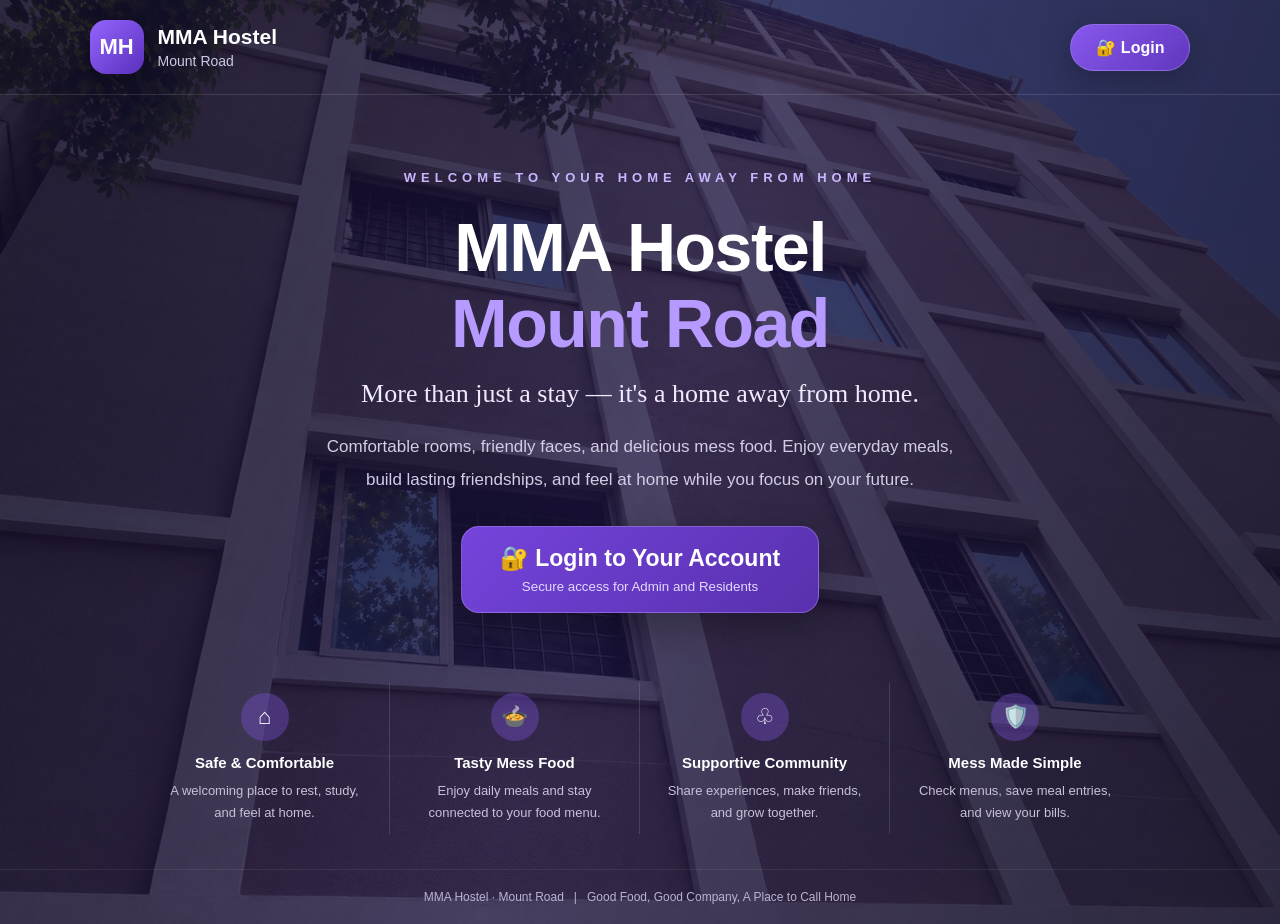
<file: MMA_Hostel_Updated_Glass_Navigation/MMA_Hostel_Client_Requirements_Updated mobile/mess_updated/mess/index.html>
<!DOCTYPE html>
<html lang="en">
<head>
<meta charset="UTF-8">
<meta name="viewport" content="width=device-width, initial-scale=1.0">
<title>MMA Hostel | Mount Road</title>

<style>
* {
    margin: 0;
    padding: 0;
    box-sizing: border-box;
}

:root {
    --purple: #7544dc;
    --light-purple: #a78bfa;
    --white: #ffffff;
}

body {
    min-height: 100vh;
    font-family: "Segoe UI", Arial, sans-serif;
    color: var(--white);
    background: #171126;
}

.hero {
    min-height: 100vh;
    position: relative;
    display: flex;
    flex-direction: column;
    overflow: hidden;
    background:
        linear-gradient(
            110deg,
            rgba(18, 13, 39, .88),
            rgba(29, 20, 65, .78),
            rgba(18, 13, 39, .88)
        ),
        url("assets/building.jpg") center / cover no-repeat;
}

header {
    min-height: 94px;
    padding: 20px 7%;
    display: flex;
    align-items: center;
    justify-content: space-between;
    gap: 20px;
    border-bottom: 1px solid rgba(255,255,255,.12);
}

.brand {
    display: flex;
    align-items: center;
    gap: 14px;
}

.logo {
    width: 54px;
    height: 54px;
    display: grid;
    place-items: center;
    border-radius: 16px;
    font-size: 22px;
    font-weight: 800;
    background: linear-gradient(135deg, #9565ff, #5930bb);
    box-shadow: 0 8px 24px #0004;
}

.brand h2 {
    font-size: 21px;
}

.brand p {
    margin-top: 4px;
    color: #d0c7e8;
    font-size: 14px;
}

button {
    font: inherit;
    cursor: pointer;
}

.top-login {
    padding: 13px 25px;
    border: 1px solid #b39aff66;
    border-radius: 30px;
    background: linear-gradient(135deg, #8858ed, #6037bd);
    color: white;
    font-weight: 700;
    box-shadow: 0 8px 24px #0003;
    transition: .2s;
}

.top-login:hover,
.main-login:hover {
    transform: translateY(-2px);
    filter: brightness(1.12);
}

main {
    flex: 1;
    width: 100%;
    max-width: 1200px;
    margin: auto;
    padding: 75px 28px 35px;
    text-align: center;
}

.eyebrow {
    color: #c9b6ff;
    font-size: 13px;
    font-weight: 700;
    letter-spacing: 5px;
    text-transform: uppercase;
}

h1 {
    margin: 24px 0 18px;
    font-size: clamp(36px, 5.5vw, 68px);
    line-height: 1.12;
    letter-spacing: -1.5px;
}

h1 span {
    color: #b69aff;
}

.tagline {
    font-family: Georgia, serif;
    font-size: clamp(18px, 2.5vw, 26px);
    color: #f1eaff;
}

.description {
    max-width: 650px;
    margin: 22px auto 30px;
    color: #d4cde5;
    font-size: 17px;
    line-height: 1.9;
}

.main-login {
    min-width: 250px;
    padding: 18px 38px;
    border: 1px solid #c8b1ff55;
    border-radius: 18px;
    color: white;
    background: linear-gradient(135deg, #7544dc, #5830ad);
    box-shadow: 0 14px 35px #0004;
    transition: .2s;
}

.main-login strong {
    display: block;
    font-size: 23px;
}

.main-login small {
    display: block;
    margin-top: 7px;
    color: #e4d9ff;
}

.features {
    max-width: 1000px;
    margin: 70px auto 0;
    display: grid;
    grid-template-columns: repeat(4, 1fr);
    gap: 0;
}

.feature {
    padding: 10px 22px;
    border-right: 1px solid #ffffff20;
}

.feature:last-child {
    border-right: none;
}

.feature-icon {
    width: 48px;
    height: 48px;
    margin: 0 auto 13px;
    display: grid;
    place-items: center;
    border-radius: 50%;
    background: #7950cf66;
    font-size: 22px;
}

.feature h3 {
    font-size: 15px;
    margin-bottom: 9px;
}

.feature p {
    color: #c8c0da;
    font-size: 13px;
    line-height: 1.7;
}

footer {
    padding: 20px;
    text-align: center;
    font-size: 12px;
    color: #bcb2d3;
    border-top: 1px solid #ffffff12;
}

/* Login choice popup */
.modal {
    position: fixed;
    inset: 0;
    z-index: 10;
    display: none;
    place-items: center;
    padding: 20px;
    background: rgba(9, 6, 20, .78);
    backdrop-filter: blur(8px);
}

.modal.open {
    display: grid;
}

.dialog {
    width: 100%;
    max-width: 430px;
    padding: 30px;
    position: relative;
    border: 1px solid #ffffff24;
    border-radius: 24px;
    background: #211936;
    box-shadow: 0 25px 80px #0008;
    text-align: center;
    animation: appear .2s ease-out;
}

@keyframes appear {
    from { opacity: 0; transform: translateY(10px); }
    to { opacity: 1; transform: translateY(0); }
}

.close {
    position: absolute;
    top: 12px;
    right: 15px;
    width: 36px;
    height: 36px;
    border: none;
    border-radius: 50%;
    background: #ffffff12;
    color: white;
    font-size: 24px;
}

.dialog h2 {
    margin: 12px 0 8px;
    font-size: 27px;
}

.dialog > p {
    margin-bottom: 24px;
    color: #c9bfdc;
    font-size: 14px;
    line-height: 1.6;
}

.choice {
    width: 100%;
    display: flex;
    align-items: center;
    gap: 15px;
    padding: 17px;
    margin-top: 12px;
    border: 1px solid #ffffff20;
    border-radius: 15px;
    text-align: left;
    background: #ffffff08;
    color: white;
    transition: .2s;
}

.choice:hover {
    border-color: #a78bfa;
    background: #8b5cf626;
}

.choice-icon {
    width: 46px;
    height: 46px;
    flex-shrink: 0;
    display: grid;
    place-items: center;
    border-radius: 13px;
    background: #7544dc55;
    font-size: 23px;
}

.choice strong {
    display: block;
    margin-bottom: 5px;
    font-size: 16px;
}

.choice small {
    color: #c9bfdc;
    font-size: 12px;
}

@media (max-width: 700px) {
    header {
        padding: 16px 5%;
    }

    .brand h2 {
        font-size: 17px;
    }

    .logo {
        width: 45px;
        height: 45px;
    }

    .top-login {
        padding: 11px 16px;
    }

    main {
        padding: 65px 22px 30px;
    }

    .description {
        font-size: 15px;
    }

    .features {
        grid-template-columns: repeat(2, 1fr);
        gap: 25px 0;
        margin-top: 55px;
    }

    .feature:nth-child(2) {
        border-right: none;
    }

    .feature {
        padding: 8px 12px;
    }
}

@media (max-width: 380px) {
    .brand p {
        font-size: 12px;
    }

    .top-login {
        padding: 10px 12px;
    }

    .features {
        grid-template-columns: 1fr;
    }

    .feature {
        border-right: none;
    }
}
</style>
</head>

<body>
<div class="hero">

    <header>
        <div class="brand">
            <div class="logo">MH</div>
            <div>
                <h2>MMA Hostel</h2>
                <p>Mount Road</p>
            </div>
        </div>

        <button class="top-login" onclick="openLogin()">
            🔐 Login
        </button>
    </header>

    <main>
        <p class="eyebrow">Welcome to your home away from home</p>

        <h1>
            MMA Hostel<br>
            <span>Mount Road</span>
        </h1>

        <p class="tagline">
            More than just a stay — it's a home away from home.
        </p>

        <p class="description">
            Comfortable rooms, friendly faces, and delicious mess food.
            Enjoy everyday meals, build lasting friendships, and feel
            at home while you focus on your future.
        </p>

        <button class="main-login" onclick="openLogin()">
            <strong>🔐 Login to Your Account</strong>
            <small>Secure access for Admin and Residents</small>
        </button>

        <section class="features">
            <div class="feature">
                <div class="feature-icon">⌂</div>
                <h3>Safe & Comfortable</h3>
                <p>A welcoming place to rest, study, and feel at home.</p>
            </div>

            <div class="feature">
                <div class="feature-icon">🍲</div>
                <h3>Tasty Mess Food</h3>
                <p>Enjoy daily meals and stay connected to your food menu.</p>
            </div>

            <div class="feature">
                <div class="feature-icon">♧</div>
                <h3>Supportive Community</h3>
                <p>Share experiences, make friends, and grow together.</p>
            </div>

            <div class="feature">
                <div class="feature-icon">🛡️</div>
                <h3>Mess Made Simple</h3>
                <p>Check menus, save meal entries, and view your bills.</p>
            </div>
        </section>
    </main>

    <footer>
        MMA Hostel · Mount Road &nbsp; | &nbsp;
        Good Food, Good Company, A Place to Call Home
    </footer>
</div>

<div class="modal" id="loginModal"
     role="dialog" aria-modal="true"
     aria-labelledby="dialogTitle"
     onclick="outsideClick(event)">

    <div class="dialog">
        <button class="close" onclick="closeLogin()"
                aria-label="Close login choices">×</button>

        <div class="logo" style="margin:0 auto">MH</div>

        <h2 id="dialogTitle">Welcome Back!</h2>
        <p>Select your account type to continue to the appropriate login page.</p>

        <button class="choice" onclick="goToLogin('admin')">
            <span class="choice-icon">🛡️</span>
            <span>
                <strong>Admin Login</strong>
                <small>Hostel management and administration</small>
            </span>
        </button>

        <button class="choice" onclick="goToLogin('user')">
            <span class="choice-icon">👤</span>
            <span>
                <strong>Resident Login</strong>
                <small>Mess entries, menu, feedback and bills</small>
            </span>
        </button>
    </div>
</div>

<script>
const modal = document.getElementById("loginModal");

function openLogin() {
    modal.classList.add("open");
}

function closeLogin() {
    modal.classList.remove("open");
}

function outsideClick(event) {
    if (event.target === modal) {
        closeLogin();
    }
}

function goToLogin(type) {
    if (type === "admin") {
        window.location.href = "admin%20mess/index.html";
    } else {
        window.location.href = "mess%20project/index.html";
    }
}

document.addEventListener("keydown", function(event) {
    if (event.key === "Escape") {
        closeLogin();
    }
});
</script>
</body>
</html>
</file>
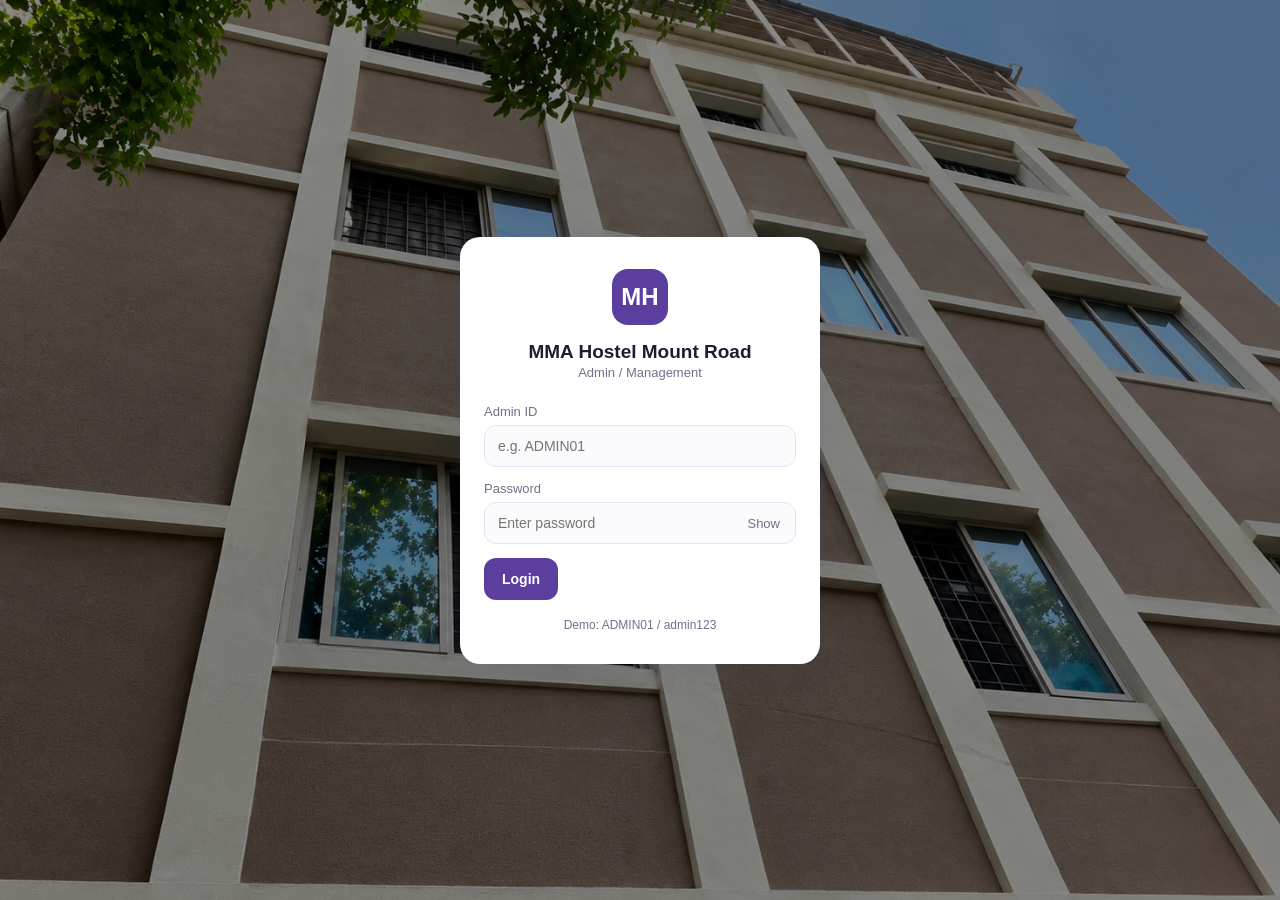
<file: MMA_Hostel_Updated_Glass_Navigation/MMA_Hostel_Client_Requirements_Updated mobile/mess_updated/mess/admin mess/index.html>
<!DOCTYPE html>
<html lang="en">
<head>
<meta charset="UTF-8">
<meta name="viewport" content="width=device-width, initial-scale=1, viewport-fit=cover">
<title>MMA Hostel — Admin</title>
<link rel="stylesheet" href="style.css">
</head>
<body>

<div id="login" class="screen active">
  <div class="login-card">
    <div class="login-mark">MH</div>
    <h1>MMA Hostel Mount Road</h1>
    <p class="sub">Admin / Management</p>
    <div class="field"><label>Admin ID</label><input id="uid" type="text" placeholder="e.g. ADMIN01"></div>
    <div class="field">
      <label>Password</label>
      <div class="pw-wrap">
        <input id="pw" type="password" placeholder="Enter password">
        <button type="button" onclick="togglePw()" id="pwToggle">Show</button>
      </div>
    </div>
    <div class="err-msg" id="loginErr">Incorrect Admin ID or password.</div>
    <button class="btn-primary" onclick="doLogin()">Login</button>
    <div class="hint">Demo: ADMIN01 / admin123</div>
  </div>
</div>

<div id="app">
  <aside class="side">
    <div class="brand">MH<span>Admin</span></div>
    <button class="navbtn active" data-s="dash" onclick="openScreen('dash')">📊 Dashboard</button>
    <button class="navbtn" data-s="users" onclick="openScreen('users')">👤 Users</button>
    <button class="navbtn" data-s="menu" onclick="openScreen('menu')">🍽️ Food Menu</button>
    <button class="navbtn" data-s="entries" onclick="openScreen('entries')">📋 Mess Entries</button>
    <button class="navbtn" data-s="records" onclick="openScreen('records')">🍴 Meal Records</button>
    <button class="navbtn" data-s="bills" onclick="openScreen('bills')">💰 Bills</button>
    <button class="navbtn" data-s="notif" onclick="openScreen('notif')">🔔 Notifications</button>
    <button class="navbtn" data-s="feedback" onclick="openScreen('feedback')">⭐ Feedback</button>
    <button class="navbtn logout" onclick="doLogout()">🚪 Logout</button>
  </aside>

  <div class="main-wrap">
    <header class="top">
      <button class="hamburger" onclick="toggleSide()">☰</button>
      <div class="hostel">MMA Hostel · Mount Road</div>
      <div class="admin-name">Admin</div>
    </header>

    <main>
      <!-- DASHBOARD -->
      <section id="dash" class="screen active">
        <div class="section-title" style="margin-top:0">Today's Overview</div>
        <div class="stat-grid">
          <div class="card stat"><div class="num" id="statUsers">0</div><div class="lbl">Active students</div></div>
          <div class="card stat"><div class="num" id="statEntries">0</div><div class="lbl">Tomorrow's entries</div></div>
          <div class="card stat"><div class="num" id="statPending">0</div><div class="lbl">Pending bills</div></div>
          <div class="card stat"><div class="num" id="statFb">0</div><div class="lbl">New feedback</div></div>
        </div>
        <div class="section-title">Today's Menu</div>
        <div class="card">
          <div class="food-row" id="dashMenu"></div>
        </div>
      </section>

      <!-- USERS -->
      <section id="users" class="screen">
        <div class="row-between">
          <div class="section-title" style="margin-top:0">Manage Users</div>
          <button class="btn-primary small" onclick="openUserForm()">+ Add User</button>
        </div>
        <div class="card">
          <div class="table-wrap">
            <table class="dtable">
              <thead><tr><th>User ID</th><th>Name</th><th>Room</th><th>Branch</th><th>Status</th><th></th></tr></thead>
              <tbody id="usersBody"></tbody>
            </table>
          </div>
        </div>
      </section>

      <!-- MENU -->
      <section id="menu" class="screen">
        <div class="section-title" style="margin-top:0">Today's Food</div>
        <div class="card">
          <div class="grid3" id="todayMenuForm"></div>
          <button class="btn-primary small" onclick="saveTodayMenu()">Save Today's Menu</button>
          <div class="confirm-msg" id="menuConfirm">Today's menu updated.</div>
        </div>
        <div class="section-title">Weekly Menu</div>
        <div class="card">
          <div class="table-wrap">
            <table class="dtable editable">
              <thead><tr><th>Day</th><th>Breakfast</th><th>Lunch</th><th>Dinner</th></tr></thead>
              <tbody id="weekBody"></tbody>
            </table>
          </div>
          <button class="btn-primary small" onclick="saveWeekMenu()">Save Weekly Menu</button>
          <div class="confirm-msg" id="weekConfirm">Weekly menu updated.</div>
        </div>
        <div class="section-title">Mess Entry Cutoff</div>
        <div class="card cutoff-card">
          <label>Entry closes at</label>
          <input type="time" id="cutoffTime">
          <button class="btn-primary small" onclick="saveCutoff()">Save</button>
          <div class="confirm-msg" id="cutoffConfirm">Cutoff time updated.</div>
        </div>
      </section>

      <!-- ENTRIES -->
      <section id="entries" class="screen">
        <div class="section-title" style="margin-top:0"> Mess Entries</div>
        <div class="card">
          <div class="table-wrap">
            <table class="dtable">
              <thead><tr><th>User</th><th>Room</th><th>Breakfast</th><th>Lunch</th><th>Dinner</th><th>Total</th></tr></thead>
              <tbody id="entriesBody"></tbody>
            </table>
          </div>
          <div class="totals-row" id="entriesTotals"></div>
        </div>
      </section>

      <!-- MEAL RECORDS -->
      <section id="records" class="screen">
        <div class="rec-head">
          <div>
            <div class="section-title" style="margin-top:0">Today's Meal Records</div>
            <div class="rec-date">📅 <input type="date" id="recDate" onchange="renderRecords()"></div>
          </div>
          <div class="rec-filters">
            <label>Branch<select id="fBranch" onchange="renderRecords()"><option value="">All</option></select></label>
            <label>Room<select id="fRoom" onchange="renderRecords()"><option value="">All</option></select></label>
            <label>Meal<select id="fMeal" onchange="renderRecords()">
              <option value="">All</option><option value="b">Breakfast</option><option value="l">Lunch</option><option value="d">Dinner</option>
            </select></label>
            <label>Status<select id="fStatus" onchange="renderRecords()">
              <option value="">All</option><option>Completed</option><option>Partial</option><option>Mismatch</option><option>Missing</option><option>No meals</option>
            </select></label>
          </div>
        </div>
        <div class="rec-summary" id="recSummary"></div>
        <div class="card">
          <div class="table-wrap">
            <table class="dtable rec-table">
              <thead>
                <tr>
                  <th rowspan="2">Student Name</th><th rowspan="2">ID</th><th rowspan="2">Branch</th><th rowspan="2">Room</th>
                  <th colspan="3" class="grp bf">Breakfast</th>
                  <th colspan="3" class="grp ln">Lunch</th>
                  <th colspan="3" class="grp dn">Dinner</th>
                  <th rowspan="2">Status</th><th rowspan="2">Remarks</th>
                </tr>
                <tr class="sub-row">
                  <th>Expected</th><th>Saved</th><th>Time</th>
                  <th>Expected</th><th>Saved</th><th>Time</th>
                  <th>Expected</th><th>Saved</th><th>Time</th>
                </tr>
              </thead>
              <tbody id="recordsBody"></tbody>
            </table>
          </div>
        </div>
      </section>

      <!-- BILLS -->
      <section id="bills" class="screen">
        <div class="row-between">
          <div class="section-title" style="margin-top:0">Monthly Bill Calculator</div>
          <button class="btn-primary small" onclick="generateBills()">Generate / Update Monthly Bills</button>
        </div>
        <div class="card bill-config">
          <div class="grid3">
            <div class="field"><label>Billing month</label><input id="billMonth" type="month" onchange="renderBillCalculator()"></div>
            <div class="field"><label>Breakfast rate (₹ per unit)</label><input id="rateBreakfast" type="number" min="0" step="0.01" value="30" oninput="saveBillSettings()" onchange="renderBillCalculator()"></div>
            <div class="field"><label>Lunch rate (₹ per unit)</label><input id="rateLunch" type="number" min="0" step="0.01" value="50" oninput="saveBillSettings()" onchange="renderBillCalculator()"></div>
            <div class="field"><label>Dinner rate (₹ per unit)</label><input id="rateDinner" type="number" min="0" step="0.01" value="40" oninput="saveBillSettings()" onchange="renderBillCalculator()"></div>
            <div class="field"><label>Maintenance distribution</label><select id="maintenanceMode" onchange="saveBillSettings();renderBillCalculator()"><option value="equal">Divide total equally among active users</option><option value="custom">Use custom amount per user</option></select></div>
            <div class="field"><label>Total monthly maintenance fee (₹)</label><input id="maintenanceTotal" type="number" min="0" step="0.01" value="0" oninput="saveBillSettings()" onchange="renderBillCalculator()"></div>
            <div class="field"><label>Cooking fee distribution</label><select id="cookingMode" onchange="saveBillSettings();renderBillCalculator()"><option value="equal">Divide total equally among active users</option><option value="custom">Use custom amount per user</option></select></div>
            <div class="field"><label>Total monthly cooking fee (₹)</label><input id="cookingTotal" type="number" min="0" step="0.01" value="0" oninput="saveBillSettings()" onchange="renderBillCalculator()"></div>
          </div>
          <p class="bill-help">Rates and fees are saved for future calculations. Generated bills keep their own rate/fee snapshots.</p>
          <button class="btn-primary small" onclick="renderBillCalculator()">Refresh Calculation Preview</button>
          <button class="btn-secondary small" onclick="generateBills()">Generate / Update Bills</button>
          <div id="billPreviewMessage" class="bill-help" aria-live="polite"></div>
        </div>
        <div class="section-title">Per-user charges and calculation preview</div>
        <div class="card">
          <div class="table-wrap">
            <table class="dtable">
              <thead><tr><th>User / ID</th><th>Room</th><th>B Qty</th><th>L Qty</th><th>D Qty</th><th>Food subtotal</th><th>Fine ₹</th><th>Fine reason</th><th>Maintenance ₹</th><th>Cooking ₹</th><th>Other charge ₹</th><th>Charge reason</th><th>Discount ₹</th><th>Discount reason</th><th>Estimated total</th></tr></thead>
              <tbody id="billCalcBody"></tbody>
            </table>
          </div>
        </div>
        <div class="section-title">Generated bill history</div>
        <div class="card">
          <div class="table-wrap">
            <table class="dtable">
              <thead><tr><th>Month</th><th>User</th><th>Meal units (B/L/D)</th><th>Food subtotal</th><th>Adjustments</th><th>Final amount</th><th>Status</th><th>Generated / updated</th><th>Action</th></tr></thead>
              <tbody id="billsBody"></tbody>
            </table>
          </div>
        </div>
        <div class="section-title">Previous bill versions</div>
        <div class="card">
          <div class="table-wrap">
            <table class="dtable">
              <thead><tr><th>Archived at</th><th>Month</th><th>User</th><th>Previous total</th><th>Revision</th></tr></thead>
              <tbody id="billArchiveBody"></tbody>
            </table>
          </div>
        </div>
      </section>

      <!-- NOTIFICATIONS -->
      <section id="notif" class="screen">
        <div class="section-title" style="margin-top:0">Send Notification</div>
        <div class="card">
          <div class="field"><label>Title</label><input id="notifTitle" type="text" placeholder="e.g. Special dinner tomorrow"></div>
          <div class="field"><label>Message</label><textarea id="notifMsg" rows="3" placeholder="Notification details"></textarea></div>
          <button class="btn-primary small" onclick="sendNotif()">Send to All Students</button>
          <div class="confirm-msg" id="notifConfirm">Notification sent.</div>
        </div>
        <div class="section-title">Sent History</div>
        <div class="card" id="notifHistory"></div>
      </section>

      <!-- FEEDBACK -->
      <section id="feedback" class="screen">
        <div class="section-title" style="margin-top:0">Student Feedback</div>
        <div class="card" id="feedbackList"></div>
      </section>
    </main>
  </div>
</div>

<!-- ADD/EDIT USER MODAL -->
<div class="modal-bg" id="userModalBg">
  <div class="modal">
    <h3 id="userModalTitle">Create User</h3>
    <div class="field"><label>User ID (unique)</label><input id="nuId" type="text" placeholder="e.g. STU102"></div>
    <div class="field"><label>Full name</label><input id="nuName" type="text"></div>
    <div class="field"><label>Password (leave blank to keep current when editing)</label><input id="nuPw" type="password" autocomplete="new-password"></div>
    <div class="field"><label>Account type</label><select id="nuType"><option value="student">Student</option><option value="worker">Worker</option></select></div>
    <div class="field"><label>Room Number</label><input id="nuRoom" type="text"></div>
    <div class="field"><label>Branch</label><input id="nuBranch" type="text" value="Mount Road"></div>
    <div class="field"><label>Status</label><select id="nuStatus"><option value="active">Active</option><option value="inactive">Inactive</option></select></div>
    <div class="row">
      <button class="cancel" onclick="closeUserForm()">Cancel</button>
      <button class="confirm add" id="saveUserButton" onclick="saveUser()">Create User</button>
    </div>
  </div>
</div>

<script src="app.js"></script>
<script src="admin-updates.js"></script>
<script src="enhancements.js"></script>
</body>
</html>
</file>
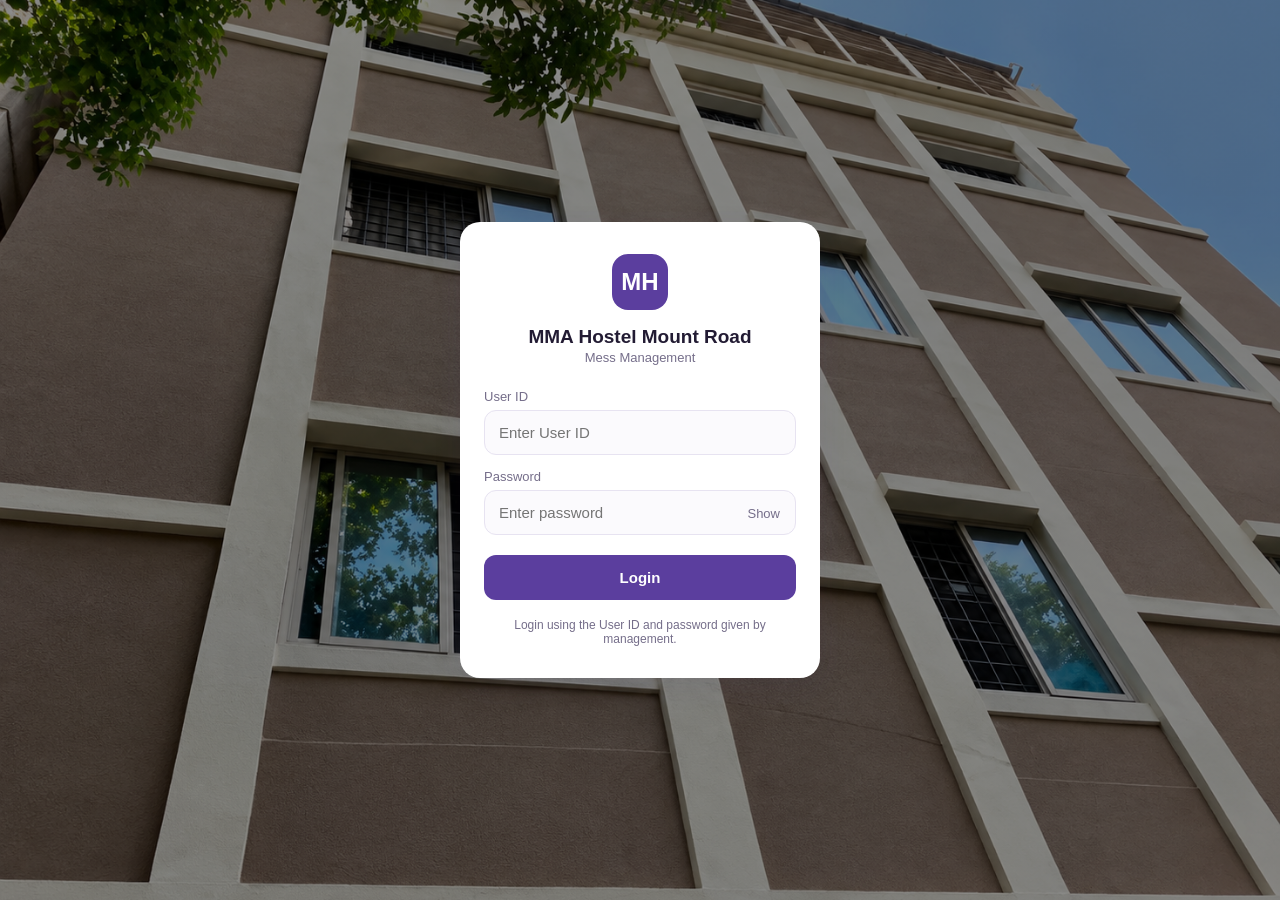
<file: MMA_Hostel_Updated_Glass_Navigation/MMA_Hostel_Client_Requirements_Updated mobile/mess_updated/mess/mess project/index.html>
<!DOCTYPE html>
<html lang="en">

<head>
  <meta charset="UTF-8">
  <meta name="viewport" content="width=device-width, initial-scale=1, viewport-fit=cover">

  <title>MMA Hostel Mount Road</title>

  <link rel="stylesheet" href="style.css">
</head>

<body>

<!-- =========================================================
     LOGIN
     ========================================================= -->

<div id="login" class="screen active">

  <div class="login-card">

    <div class="login-mark">
      MH
    </div>

    <h1>
      MMA Hostel Mount Road
    </h1>

    <p class="sub">
      Mess Management
    </p>

    <div class="field">

      <label>
        User ID
      </label>

      <input
        id="uid"
        type="text"
        placeholder="Enter User ID"
        autocomplete="username"
      >

    </div>


    <div class="field">

      <label>
        Password
      </label>

      <div class="pw-wrap">

        <input
          id="pw"
          type="password"
          placeholder="Enter password"
          autocomplete="current-password"
        >

        <button
          type="button"
          onclick="togglePw()"
          id="pwToggle"
        >
          Show
        </button>

      </div>

    </div>


    <div
      class="err-msg"
      id="loginErr"
    >
      Incorrect User ID or password.
    </div>


    <button
      class="btn-primary"
      onclick="doLogin()"
    >
      Login
    </button>


    <div class="hint">
      Login using the User ID and password given by management.
    </div>

  </div>

</div>


<!-- =========================================================
     APP
     ========================================================= -->

<div id="app">


  <!-- HEADER -->

  <header class="top">

    <div class="top-row">

      <div>

        <div
          class="name"
          id="hdrName"
        >
          Student
        </div>

        <div class="hostel">
          MMA Hostel · Mount Road
        </div>

      </div>


      <div class="top-icons">

        <button
          class="icon-btn"
          onclick="openScreen('bill')"
        >
          ₹

          <span
            class="badge"
            id="billBadge"
            style="display:none"
          ></span>

        </button>


        <button
          class="icon-btn theme-header-btn"
          id="themeHeaderBtn"
          type="button"
          onclick="toggleTheme()"
          aria-label="Toggle dark and light mode"
          title="Toggle dark/light mode"
        >
          🌙
        </button>


        <button
          class="icon-btn"
          onclick="openScreen('notifs')"
        >
          🔔

          <span
            class="badge"
            id="notifBadge"
          >
            0
          </span>

        </button>

      </div>

    </div>

  </header>


  <!-- =======================================================
       MAIN
       ======================================================= -->

  <main>


    <!-- =====================================================
         HOME
         ===================================================== -->

    <section
      id="home"
      class="screen active"
    >

      <div
        class="greet"
        id="greetText"
      >
        Good Morning, Student
      </div>


      <div
        class="date"
        id="todayDate"
      ></div>


      <!-- TODAY'S FOOD -->

      <div class="section-title">
        Today's Food
      </div>

      <div
        class="food-row"
        id="todayFood"
      ></div>


      <!-- WEEKLY MENU -->

      <div class="section-title">
        Weekly Mess Menu
      </div>

      <div
        class="week-scroll"
        id="weekMenu"
      ></div>
    <!-- =================================================
           TOMORROW'S MESS ENTRY
           ================================================= -->

      <div class="section-title">

        Tomorrow's Mess Entry

        <span
          id="tomorrowEntryDate"
          style="
            font-size:13px;
            font-weight:500;
            opacity:.7;
            margin-left:8px;
          "
        ></span>

      </div>


      <div class="card">

        <div id="qtyRows"></div>


        <div class="cutoff-note">
         Mess entry closes at <span id="cutoffTimeDisplay">6:00 AM</span>.
        </div>


        <button
          class="btn-primary"
          id="tomorrowSubmitBtn"
          onclick="submitEntry()"
        >
          Submit Mess Entry
        </button>


        <button
          class="btn-primary"
          id="tomorrowEditBtn"
          onclick="editTomorrowEntry()"
          style="display:none; margin-top:10px;"
        >
          Edit Mess Entry
        </button>


        <div
          class="confirm-msg"
          id="entryConfirm"
        >
          Your mess entry for tomorrow has been submitted successfully.
        </div>

      </div>

    
    <!-- TODAY'S CONFIRMATION — HOME ONLY -->
    <div class="section-title">
      Today's Confirmation
      <span id="todayEntryDate" style="font-size:13px;font-weight:500;opacity:.7;margin-left:8px;"></span>
    </div>

    <div class="card">
      <div id="todayEntry"></div>
    </div>
</section>

    <!-- =================================================
           YESTERDAY'S MESS ENTRY
           ================================================= -->

     
<!-- =====================================================
         MESS
         ===================================================== -->

    <section
      id="mess"
      class="screen"
    >

      <div id="mealStatusCard"></div>

    </section>


    <!-- =====================================================
         MONTHLY
         ===================================================== -->

    <section
      id="monthly"
      class="screen"
    >

      <div class="section-title">
        Monthly Mess Entry
      </div>


      <div class="card">

        <div class="month-summary">

          <div class="stat-card">

            <div
              class="num"
              id="monthlyDays"
            >
              0
            </div>

            <div class="lbl">
              Days entered
            </div>

          </div>


          <div class="stat-card">

            <div
              class="num"
              id="monthlyMeals"
            >
              0
            </div>

            <div class="lbl">
              Total meals
            </div>

          </div>

        </div>


        <div class="table-wrap">

          <table class="entries">

            <thead>

              <tr>
                <th>Date</th>
                <th>B</th>
                <th>L</th>
                <th>D</th>
                <th>Total</th>
              </tr>

            </thead>


            <tbody id="monthlyBody"></tbody>

          </table>

        </div>

      </div>

    </section>


    <!-- =====================================================
         BILL
         ===================================================== -->

    <section
      id="bill"
      class="screen"
    >

      <div class="section-title">
        Mess Bill
      </div>

      <div id="billList"></div>

    </section>


    <!-- =====================================================
         NOTIFICATIONS
         ===================================================== -->

    <section
      id="notifs"
      class="screen"
    >

      <button
        class="back"
        onclick="openScreen('home')"
      >
        ← Back
      </button>


      <div
        class="section-title"
        style="margin-top:0"
      >
        Notifications
      </div>


      <div
        class="card"
        id="notifList"
      ></div>

    </section>


    <!-- =====================================================
         MORE
         ===================================================== -->

    <section
      id="more"
      class="screen"
    >

      <div
        class="section-title"
        style="margin-top:0"
      >
        More
      </div>


      <div class="card more-list">

        <div
          class="item"
          onclick="openScreen('monthly')"
        >

          <div class="l">
            📅 Monthly Mess Entry
          </div>

          <span>
            ›
          </span>

        </div>


        <div
          class="item"
          onclick="openScreen('settings')"
        >

          <div class="l">
            ⚙️ Settings
          </div>

          <span>
            ›
          </span>

        </div>


        <div
          class="item"
          onclick="confirmAction('switch')"
        >

          <div class="l">
            🔁 Switch User
          </div>

          <span>
            ›
          </span>

        </div>


        <div
          class="item"
          onclick="confirmAction('logout')"
        >

          <div class="l">
            🚪 Logout
          </div>

          <span>
            ›
          </span>

        </div>

      </div>

    </section>


    <!-- =====================================================
         SETTINGS
         ===================================================== -->

    <section
      id="settings"
      class="screen"
    >

      <button
        class="back"
        onclick="openScreen('more')"
      >
        ← Back
      </button>


      <div
        class="section-title"
        style="margin-top:0"
      >
        Account Information
      </div>


      <div class="card">


        <div class="settings-row">

          <span class="l">
            Name
          </span>

          <span
            class="v"
            id="settingsName"
          ></span>

        </div>


        <div class="settings-row">

          <span class="l">
            User ID
          </span>

          <span
            class="v"
            id="settingsUserId"
          ></span>

        </div>


        <div class="settings-row">

          <span class="l">
            Hostel
          </span>

          <span class="v">
            MMA Hostel, Mount Road
          </span>

        </div>


        <div class="settings-row">

          <span class="l">
            Room Number
          </span>

          <span
            class="v"
            id="settingsRoom"
          ></span>

        </div>


        <div class="settings-row">

          <span class="l">
            Branch
          </span>

          <span
            class="v"
            id="settingsBranch"
          ></span>

        </div>


        <div class="settings-row">

          <span class="l">
            Status
          </span>

          <span
            class="v"
            id="settingsStatus"
            style="color:var(--success)"
          ></span>

        </div>


      </div>


      <div class="section-title">
        Login Details
      </div>


      <div class="card more-list">

        <div class="item">

          <div class="l">
            🔑 Change Password
          </div>

          <span>
            ›
          </span>

        </div>

      </div>

    </section>

  </main>


  <!-- =====================================================
       BOTTOM NAVIGATION
       ===================================================== -->

  <nav class="bottom">

    <button
      class="navbtn active"
      data-s="home"
      onclick="openScreen('home')"
    >

      <span class="ic">
        🏠
      </span>

      Home

    </button>


    <button
      class="navbtn"
      data-s="mess"
      onclick="openScreen('mess')"
    >

      <span class="ic">
        🍽️
      </span>

      Mess

    </button>


    <button
      class="navbtn"
      data-s="monthly"
      onclick="openScreen('monthly')"
    >

      <span class="ic">
        📅
      </span>

      Monthly

    </button>


    <button
      class="navbtn"
      data-s="bill"
      onclick="openScreen('bill')"
    >

      <span class="ic">
        💰
      </span>

      Bill

    </button>


    <button
      class="navbtn"
      data-s="more"
      onclick="openScreen('more')"
    >

      <span class="ic">
        ☰
      </span>

      More

    </button>

  </nav>

</div>


<!-- =========================================================
     CONFIRM MODAL
     ========================================================= -->

<div
  class="modal-bg"
  id="modalBg"
>

  <div class="modal">

    <h3 id="modalTitle">
      Are you sure?
    </h3>

    <p id="modalText">
      This will log you out.
    </p>


    <div class="row">

      <button
        class="cancel"
        onclick="closeModal()"
      >
        Cancel
      </button>


      <button
        class="confirm"
        onclick="doConfirm()"
      >
        Confirm
      </button>

    </div>

  </div>

</div>


<script src="app.js"></script>
<script src="client-updates.js"></script>
<script src="enhancements.js"></script>

</body>
</html>
</file>
<file: MMA_Hostel_Updated_Glass_Navigation/MMA_Hostel_Client_Requirements_Updated mobile/mess_updated/mess/admin mess/style.css>
:root{
  --violet:#5B3E9E; --violet-dark:#432D78; --violet-light:#EFEAFB;
  --bg:#F7F6FA; --card:#FFFFFF; --ink:#221B33; --sub:#756E8A;
  --line:#E7E3F1; --success:#1E8E5A; --warn:#C97A26; --error:#C6403E;
  box-sizing:border-box;
}
*{box-sizing:border-box;}
html,body{height:100%;margin:0;}
body{background:var(--bg);color:var(--ink);font-family:-apple-system,BlinkMacSystemFont,"Segoe UI",Roboto,sans-serif;}
button{font-family:inherit;cursor:pointer;}
input,textarea{font-family:inherit;}
.screen{display:none;}
.screen.active{display:block;}

/* login (shared look with student app) */
#login{display:flex;align-items:center;justify-content:center;min-height:100vh;padding:24px;}
.login-card{width:100%;max-width:360px;background:var(--card);border-radius:20px;padding:32px 24px;box-shadow:0 8px 30px rgba(67,45,120,.08);}
.login-mark{width:56px;height:56px;border-radius:16px;background:var(--violet);color:#fff;display:flex;align-items:center;justify-content:center;font-size:24px;font-weight:700;margin:0 auto 16px;}
.login-card h1{font-size:19px;text-align:center;margin:0 0 2px;font-weight:700;}
.login-card p.sub{text-align:center;color:var(--sub);font-size:13px;margin:0 0 24px;}
.field{margin-bottom:14px;}
.field label{display:block;font-size:13px;color:var(--sub);margin-bottom:6px;}
.field input,.field textarea{width:100%;padding:12px 13px;border:1.5px solid var(--line);border-radius:12px;font-size:14px;background:#FBFAFD;}
.field input:focus,.field textarea:focus{outline:none;border-color:var(--violet);}
.pw-wrap{position:relative;}
.pw-wrap button{position:absolute;right:10px;top:50%;transform:translateY(-50%);background:none;border:none;color:var(--sub);font-size:13px;padding:4px 6px;}
.btn-primary{padding:13px 18px;border:none;border-radius:12px;background:var(--violet);color:#fff;font-size:14px;font-weight:600;}
.btn-primary.small{padding:10px 16px;font-size:13px;margin-top:4px;}
.btn-primary:active{background:var(--violet-dark);}
.err-msg{color:var(--error);font-size:13px;margin:-6px 0 12px;display:none;}
.hint{margin-top:18px;text-align:center;font-size:12px;color:var(--sub);}
.confirm-msg{display:none;background:#EAF7EF;color:var(--success);font-size:12px;padding:8px 12px;border-radius:8px;margin-top:10px;}

/* app shell: sidebar + main */
#app{display:none;min-height:100vh;}
.side{position:fixed;top:0;left:0;bottom:0;width:210px;background:var(--violet-dark);padding:18px 12px;display:flex;flex-direction:column;gap:2px;z-index:20;transition:transform .2s;}
.brand{color:#fff;font-weight:700;font-size:17px;margin:4px 8px 18px;}
.brand span{display:block;font-size:11px;font-weight:400;opacity:.7;}
.side .navbtn{background:none;border:none;color:rgba(255,255,255,.75);text-align:left;padding:11px 12px;border-radius:10px;font-size:13.5px;font-weight:500;}
.side .navbtn.active{background:rgba(255,255,255,.14);color:#fff;}
.side .navbtn.logout{margin-top:auto;color:#F1C6C4;}
.main-wrap{margin-left:210px;}
header.top{display:flex;align-items:center;gap:12px;padding:16px 24px;background:#fff;border-bottom:1px solid var(--line);position:sticky;top:0;z-index:10;}
header.top .hostel{font-weight:700;font-size:15px;}
header.top .admin-name{margin-left:auto;color:var(--sub);font-size:13px;}
.hamburger{display:none;background:none;border:none;font-size:18px;}
main{padding:22px 24px;max-width:960px;}

.section-title{font-size:15px;font-weight:700;margin:24px 0 10px;}
.card{background:var(--card);border-radius:16px;padding:18px;border:1px solid var(--line);}
.row-between{display:flex;justify-content:space-between;align-items:center;}
.stat-grid{display:grid;grid-template-columns:repeat(4,1fr);gap:12px;}
.stat{text-align:center;padding:18px 8px;}
.stat .num{font-size:24px;font-weight:700;color:var(--violet);}
.stat .lbl{font-size:12px;color:var(--sub);margin-top:4px;}

.food-row{display:flex;gap:12px;flex-wrap:wrap;}
.food-row .fc{flex:1;min-width:140px;background:var(--violet-light);border-radius:12px;padding:12px;text-align:center;}
.food-row .fc .meal{font-size:11px;color:var(--sub);text-transform:capitalize;}
.food-row .fc .name{font-weight:600;font-size:13px;margin-top:3px;}

.grid3{display:grid;grid-template-columns:repeat(3,1fr);gap:12px;margin-bottom:14px;}

.table-wrap{overflow-x:auto;}
table.dtable{width:100%;border-collapse:collapse;font-size:13px;min-width:520px;}
table.dtable th,table.dtable td{text-align:left;padding:10px 8px;border-bottom:1px solid var(--line);}
table.dtable th{color:var(--sub);font-weight:600;font-size:11px;text-transform:uppercase;letter-spacing:.02em;}
table.dtable input{width:100%;padding:7px 8px;border:1px solid var(--line);border-radius:8px;font-size:12.5px;}
.status-pill{font-size:11px;padding:4px 10px;border-radius:20px;font-weight:600;}
.status-pill.active{background:#EAF7EF;color:var(--success);}
.status-pill.paid{background:#EAF7EF;color:var(--success);}
.status-pill.pending{background:#FBF0E2;color:var(--warn);}
.link-btn{background:none;border:none;color:var(--violet);font-size:12.5px;font-weight:600;}
.totals-row{margin-top:12px;font-size:13px;color:var(--sub);}
.totals-row b{color:var(--ink);}

.cutoff-card{display:flex;align-items:center;gap:12px;flex-wrap:wrap;}
.cutoff-card label{font-size:13px;color:var(--sub);}
.cutoff-card input[type=time]{padding:10px 12px;border:1.5px solid var(--line);border-radius:10px;font-size:14px;}

#notifHistory .nh-item{padding:12px 0;border-bottom:1px solid var(--line);}
#notifHistory .nh-item:last-child{border-bottom:none;}
#notifHistory .nt{font-weight:700;font-size:13px;}
#notifHistory .nm{font-size:13px;color:var(--sub);margin:2px 0;}
#notifHistory .nd{font-size:11px;color:#A79FBF;}

.fb-card{padding:14px 0;border-bottom:1px solid var(--line);}
.fb-card:last-child{border-bottom:none;}
.fb-head{display:flex;justify-content:space-between;font-size:13px;font-weight:600;}
.fb-stars{color:#E8A33D;font-size:13px;margin:4px 0;}
.fb-comment{font-size:13px;color:var(--sub);}
.fb-meta{font-size:11px;color:#A79FBF;margin-top:4px;}

/* modal */
.modal-bg{display:none;position:fixed;inset:0;background:rgba(34,27,51,.4);z-index:30;align-items:center;justify-content:center;padding:20px;}
.modal-bg.open{display:flex;}
.modal{background:#fff;border-radius:18px;padding:22px;width:100%;max-width:380px;}
.modal h3{margin:0 0 14px;font-size:16px;}
.modal .row{display:flex;gap:10px;margin-top:6px;}
.modal .row button{flex:1;padding:12px;border-radius:12px;border:none;font-size:14px;font-weight:600;}
.modal .cancel{background:var(--violet-light);color:var(--violet);}
.modal .confirm.add{background:var(--violet);color:#fff;}

@media (max-width:820px){
  .side{transform:translateX(-100%);box-shadow:0 0 30px rgba(0,0,0,.2);}
  .side.open{transform:translateX(0);}
  .main-wrap{margin-left:0;}
  .hamburger{display:block;}
  .stat-grid{grid-template-columns:repeat(2,1fr);}
  .grid3{grid-template-columns:1fr;}
}
@media (prefers-color-scheme:dark){
  :root:not([data-theme="light"]){--bg:#17131F;--card:#221B33;--ink:#F1EEFA;--sub:#A79FBF;--line:#332A4A;--violet-light:#2D2447;}
  header.top{background:var(--card);}
}

/* ---- Meal Records ---- */
.rec-head{display:flex;justify-content:space-between;align-items:flex-end;gap:16px;flex-wrap:wrap;margin-bottom:12px;}
.rec-date{font-size:13px;color:var(--sub);display:flex;align-items:center;gap:6px;}
.rec-date input{padding:6px 8px;border:1.5px solid var(--line);border-radius:8px;font-size:13px;background:var(--card);color:var(--ink);}
.rec-filters{display:flex;gap:10px;flex-wrap:wrap;}
.rec-filters label{display:flex;flex-direction:column;font-size:11px;color:var(--sub);gap:3px;}
.rec-filters select{padding:8px 10px;border:1.5px solid var(--line);border-radius:10px;font-size:13px;background:var(--card);color:var(--ink);min-width:96px;}
.rec-summary{display:grid;grid-template-columns:repeat(4,1fr);gap:12px;margin-bottom:12px;}
.rs-completed{color:var(--success)!important;}
.rs-partial{color:var(--warn)!important;}
.rs-mismatch{color:#D4691E!important;}
.rs-missing{color:var(--error)!important;}

table.rec-table{min-width:1000px;}
table.rec-table th.grp{text-align:center;}
table.rec-table th.grp.bf{color:var(--success);}
table.rec-table th.grp.ln{color:var(--warn);}
table.rec-table th.grp.dn{color:var(--violet);}
table.rec-table .sub-row th{text-align:center;font-size:10px;text-transform:none;}
table.rec-table td.c{text-align:center;}
table.rec-table td.tm{color:var(--sub);font-size:12px;}
table.rec-table td.sv{font-weight:700;}
table.rec-table td.sv.ok{color:var(--success);}
table.rec-table td.sv.diff{color:#D4691E;}
table.rec-table td.sv.zero{color:var(--error);}
table.rec-table td.remarks{font-size:12px;color:var(--sub);max-width:170px;}
.rs-pill{font-size:11px;padding:4px 10px;border-radius:20px;font-weight:600;white-space:nowrap;}
.rs-pill.completed{background:#EAF7EF;color:var(--success);}
.rs-pill.partial{background:#FBF0E2;color:var(--warn);}
.rs-pill.mismatch{background:#FCE5D3;color:#B85512;}
.rs-pill.missing{background:#FBE7E6;color:var(--error);}
.rs-pill.nomeals{background:#F1EFE8;color:var(--sub);}
@media (max-width:820px){.rec-summary{grid-template-columns:repeat(2,1fr);}}
/* Building background - Admin login only */
#login.screen.active {
    background:
        linear-gradient(
            rgba(0, 0, 0, 0.45),
            rgba(0, 0, 0, 0.45)
        ),
        url("../assets/building.jpg") center center / cover no-repeat !important;

    min-height: 100vh;
    box-sizing: border-box;
}

/* Monthly bill calculator additions */
.bill-config .bill-help { display:block; margin:12px 0; color:var(--sub, #9d96b8); font-size:13px; line-height:1.5; }
.bill-config .btn-secondary { display:inline-block; margin:8px 8px 0 0; padding:10px 14px; border:1px solid var(--line, #39304f); border-radius:10px; background:var(--panel, #251d38); color:var(--text, #fff); cursor:pointer; }
#billCalcBody input { min-width:88px; max-width:160px; width:100%; padding:8px; border:1px solid var(--line, #39304f); border-radius:8px; background:var(--input, #211a31); color:var(--text, #fff); }
#billCalcBody input[type="text"] { min-width:120px; }
#billCalcBody small, #usersBody small, #billsBody small { display:block; margin-top:4px; font-size:11px; opacity:.72; }
#billCalcBody td { min-width:78px; }
#billCalcBody td:first-child { min-width:130px; }
#billCalcBody td:nth-child(8), #billCalcBody td:nth-child(12), #billCalcBody td:nth-child(14) { min-width:145px; }
.user-actions { white-space:nowrap; }
.user-actions .link-btn { margin:2px 4px 2px 0; }
.user-actions .danger-link { color:#ff7979; }
#billsBody td { vertical-align:middle; }

/* ===== Consolidated admin enhancements ===== */
html[data-theme="dark"]{--bg:#17131f;--card:#221b33;--ink:#f1eef9;--sub:#aaa1bd;--line:#3b3151;--violet-light:#2d2447}
html[data-theme="dark"] body{background:var(--bg);color:var(--ink)}
html[data-theme="dark"] .card,html[data-theme="dark"] .modal{background:var(--card);color:var(--ink)}
html[data-theme="dark"] input,html[data-theme="dark"] select,html[data-theme="dark"] textarea{background:var(--card);color:var(--ink);border-color:var(--line)}
.admin-tools{display:flex;align-items:center;gap:8px;margin-left:auto}.top-tool{border:1px solid var(--line);background:var(--card);color:var(--ink);border-radius:10px;padding:8px 10px;cursor:pointer;font-weight:600}.bell-tool{position:relative}.admin-badge{position:absolute;top:-5px;right:-5px;min-width:18px;height:18px;padding:0 4px;border-radius:10px;background:#c94747;color:#fff;font-size:10px;align-items:center;justify-content:center}.admin-notif-panel{position:fixed;right:18px;top:64px;width:min(390px,calc(100vw - 28px));max-height:70vh;overflow:auto;background:var(--card);color:var(--ink);border:1px solid var(--line);border-radius:16px;box-shadow:0 18px 45px rgba(0,0,0,.18);z-index:100;display:none}.admin-notif-panel.open{display:block}.admin-notif-head{display:flex;justify-content:space-between;align-items:center;padding:14px;border-bottom:1px solid var(--line)}.admin-notif-head button{border:0;background:none;color:var(--violet);cursor:pointer}.admin-unread-count{padding:8px 14px;font-size:12px;color:var(--sub)}.admin-notif-item{display:block;width:100%;text-align:left;padding:12px 14px;border:0;border-bottom:1px solid var(--line);background:transparent;color:inherit;cursor:pointer}.admin-notif-item.unread{background:var(--violet-light)}.admin-notif-item span,.admin-notif-item small{display:block;color:var(--sub);margin-top:3px}.mma-admin-back{margin-bottom:2px}.request-card{border:1px solid var(--line);border-radius:14px;padding:14px;margin:10px 0;background:var(--card);display:flex;flex-direction:column;gap:6px}.request-card span,.request-card small{color:var(--sub)}.request-actions{display:flex;gap:8px;flex-wrap:wrap;margin-top:4px}.admin-empty{text-align:center;color:var(--sub);padding:22px}.danger-link{color:#c94747!important}
@media(max-width:700px){.admin-tools{gap:5px}.top-tool{padding:7px 8px;font-size:12px}.admin-notif-panel{right:10px;top:58px}.table-wrap{overflow-x:auto;-webkit-overflow-scrolling:touch}.dtable{min-width:700px}.side{z-index:120}}
</file>
<file: MMA_Hostel_Updated_Glass_Navigation/MMA_Hostel_Client_Requirements_Updated mobile/mess_updated/mess/mess project/style.css>
:root{
  --violet:#5B3E9E; --violet-dark:#432D78; --violet-light:#EFEAFB;
  --bg:#F7F6FA; --card:#FFFFFF; --ink:#221B33; --sub:#756E8A;
  --line:#E7E3F1; --success:#1E8E5A; --warn:#C97A26; --error:#C6403E;
  padding-top:env(safe-area-inset-top,0px); padding-bottom:env(safe-area-inset-bottom,0px);
  box-sizing:border-box;
}
*{box-sizing:border-box;}
html{scroll-padding-top:env(safe-area-inset-top,0px);}
body{margin:0;background:var(--bg);color:var(--ink);font-family:-apple-system,BlinkMacSystemFont,"Segoe UI",Roboto,sans-serif;height:100%;}
html,body{height:100%;}
button{font-family:inherit;}
.screen{display:none;min-height:100%;}
.screen.active{display:block;}

/* ---- Login ---- */
#login {
    display: flex;
    align-items: center;
    justify-content: center;
    min-height: 100vh;
    padding: 24px;

    background:
        linear-gradient(
            rgba(0, 0, 0, 0.45),
            rgba(0, 0, 0, 0.45)
        ),
        url("../assets/building.jpg") center center / cover no-repeat;

    box-sizing: border-box;
}
.login-card{width:100%;max-width:360px;background:var(--card);border-radius:20px;padding:32px 24px;box-shadow:0 8px 30px rgba(67,45,120,.08);}
.login-mark{width:56px;height:56px;border-radius:16px;background:var(--violet);color:#fff;display:flex;align-items:center;justify-content:center;font-size:24px;font-weight:700;margin:0 auto 16px;}
.login-card h1{font-size:19px;text-align:center;margin:0 0 2px;font-weight:700;}
.login-card p.sub{text-align:center;color:var(--sub);font-size:13px;margin:0 0 24px;}
.field{margin-bottom:14px;}
.field label{display:block;font-size:13px;color:var(--sub);margin-bottom:6px;}
.field input{width:100%;padding:13px 14px;border:1.5px solid var(--line);border-radius:12px;font-size:15px;background:#FBFAFD;}
.field input:focus{outline:none;border-color:var(--violet);}
.pw-wrap{position:relative;}
.pw-wrap button{position:absolute;right:10px;top:50%;transform:translateY(-50%);background:none;border:none;color:var(--sub);font-size:13px;cursor:pointer;padding:4px 6px;}
.btn-primary{width:100%;padding:14px;border:none;border-radius:12px;background:var(--violet);color:#fff;font-size:15px;font-weight:600;cursor:pointer;margin-top:6px;}
.btn-primary:active{background:var(--violet-dark);}
.err-msg{color:var(--error);font-size:13px;margin:-6px 0 12px;display:none;}
.hint{margin-top:18px;text-align:center;font-size:12px;color:var(--sub);}

/* ---- App shell ---- */
#app{display:none;min-height:100%;padding-bottom:78px;}
header.top{position:sticky;top:0;z-index:10;padding:calc(14px + env(safe-area-inset-top,0px)) 18px 14px;background:var(--violet);color:#fff;border-radius:0 0 18px 18px;}
.top-row{display:flex;align-items:center;justify-content:space-between;}
.top-row .name{font-size:12px;opacity:.85;}
.top-row .hostel{font-weight:700;font-size:15px;}
.top-icons{display:flex;gap:14px;align-items:center;}
.icon-btn{position:relative;background:rgba(255,255,255,.16);border:none;color:#fff;width:36px;height:36px;border-radius:10px;font-size:16px;cursor:pointer;}
.badge{position:absolute;top:-4px;right:-4px;background:var(--error);color:#fff;font-size:10px;min-width:16px;height:16px;border-radius:8px;display:flex;align-items:center;justify-content:center;padding:0 3px;}

main{padding:16px;max-width:520px;margin:0 auto;}
.section-title{font-size:15px;font-weight:700;margin:22px 0 10px;}
.section-title:first-child{margin-top:0;}
.card{background:var(--card);border-radius:16px;padding:16px;border:1px solid var(--line);}
.greet{font-size:19px;font-weight:700;margin:14px 0 2px;}
.date{color:var(--sub);font-size:13px;}

.food-row{display:flex;gap:10px;}
.food-card{flex:1;background:var(--card);border-radius:14px;padding:14px 12px;border:1px solid var(--line);text-align:center;}
.food-card .emoji{font-size:26px;margin-bottom:6px;}
.food-card .meal{font-size:11px;color:var(--sub);text-transform:capitalize;}
.food-card .name{font-size:13px;font-weight:600;margin-top:3px;line-height:1.3;}

.week-scroll{display:flex;gap:10px;overflow-x:auto;padding-bottom:6px;-webkit-overflow-scrolling:touch;}
.week-scroll::-webkit-scrollbar{height:0;}
.day-card{flex:0 0 150px;background:var(--card);border:1px solid var(--line);border-radius:14px;padding:12px;}
.day-card .day{font-weight:700;font-size:13px;margin-bottom:8px;}
.day-card .row{display:flex;justify-content:space-between;font-size:12px;color:var(--sub);margin-bottom:4px;}
.day-card .row b{color:var(--ink);font-weight:500;}

.qty-row{display:flex;align-items:center;justify-content:space-between;padding:10px 0;border-bottom:1px solid var(--line);}
.qty-row:last-of-type{border-bottom:none;}
.qty-label{font-size:14px;font-weight:600;}
.qty-ctrl{display:flex;align-items:center;gap:12px;}
.qty-ctrl button{width:34px;height:34px;border-radius:10px;border:1px solid var(--line);background:var(--violet-light);color:var(--violet);font-size:16px;font-weight:700;cursor:pointer;}
.qty-ctrl .val{min-width:16px;text-align:center;font-weight:700;}
.cutoff-note{font-size:12px;color:var(--warn);margin:10px 0 4px;}
.confirm-msg{display:none;background:#EAF7EF;color:var(--success);font-size:13px;padding:10px 12px;border-radius:10px;margin-top:10px;}

.meal-block{border-bottom:1px solid var(--line);padding:14px 0;}
.meal-block:last-child{border-bottom:none;}
.meal-block .mh{display:flex;justify-content:space-between;align-items:center;margin-bottom:6px;}
.meal-block .mh .mname{font-weight:700;font-size:14px;text-transform:capitalize;}
.meal-block .mh .food{font-size:12px;color:var(--sub);}
.pill{font-size:11px;padding:4px 10px;border-radius:20px;font-weight:600;}
.pill.eaten{background:#EAF7EF;color:var(--success);}
.pill.todo{background:var(--violet-light);color:var(--violet);}
.pill.locked{background:#F1EFE8;color:var(--sub);}
.mark-btn{border:none;background:var(--violet);color:#fff;padding:9px 14px;border-radius:10px;font-size:13px;font-weight:600;cursor:pointer;}
.stars{display:flex;gap:4px;margin:8px 0 6px;}
.star{font-size:20px;cursor:pointer;color:var(--line);}
.star.on{color:#E8A33D;}
.fb-input{width:100%;border:1.5px solid var(--line);border-radius:10px;padding:9px 10px;font-size:13px;resize:none;font-family:inherit;}
.fb-submit{margin-top:8px;border:none;background:var(--violet-light);color:var(--violet);padding:8px 14px;border-radius:10px;font-size:12px;font-weight:600;cursor:pointer;}

.bill-card{margin-bottom:12px;}
.bill-top{display:flex;justify-content:space-between;align-items:flex-start;}
.bill-month{font-weight:700;font-size:14px;}
.bill-amt{font-size:22px;font-weight:700;margin:4px 0;}
.bill-breakdown{font-size:12px;color:var(--sub);line-height:1.7;margin-top:8px;border-top:1px solid var(--line);padding-top:8px;display:none;}
.bill-breakdown.open{display:block;}
.status-pill{font-size:11px;padding:4px 10px;border-radius:20px;font-weight:600;}
.status-pill.paid{background:#EAF7EF;color:var(--success);}
.status-pill.pending{background:#FBF0E2;color:var(--warn);}

.notif-item{padding:12px 0;border-bottom:1px solid var(--line);}
.notif-item:last-child{border-bottom:none;}
.notif-item .nt{font-weight:700;font-size:13px;display:flex;align-items:center;gap:6px;}
.dot{width:7px;height:7px;border-radius:50%;background:var(--violet);flex-shrink:0;}
.notif-item .nm{font-size:13px;color:var(--sub);margin:3px 0 2px;}
.notif-item .nd{font-size:11px;color:#A79FBF;}

.month-summary{display:flex;gap:10px;margin-bottom:14px;}
.stat-card{flex:1;text-align:center;padding:14px 8px;}
.stat-card .num{font-size:20px;font-weight:700;color:var(--violet);}
.stat-card .lbl{font-size:11px;color:var(--sub);margin-top:2px;}
table.entries{width:100%;border-collapse:collapse;font-size:13px;}
.table-wrap{overflow-x:auto;}
table.entries th,table.entries td{text-align:center;padding:9px 6px;border-bottom:1px solid var(--line);}
table.entries th{color:var(--sub);font-weight:600;font-size:11px;}
table.entries td:first-child,table.entries th:first-child{text-align:left;}

.more-list .item{display:flex;align-items:center;justify-content:space-between;padding:14px 4px;border-bottom:1px solid var(--line);cursor:pointer;}
.more-list .item:last-child{border-bottom:none;}
.more-list .item .l{display:flex;align-items:center;gap:12px;font-size:14px;font-weight:600;}
.settings-row{display:flex;justify-content:space-between;padding:10px 0;border-bottom:1px solid var(--line);font-size:13px;}
.settings-row:last-child{border-bottom:none;}
.settings-row .l{color:var(--sub);}
.settings-row .v{font-weight:600;}
.back{background:none;border:none;color:var(--violet);font-size:14px;font-weight:600;cursor:pointer;padding:4px 0 12px;}

.modal-bg{display:none;position:fixed;inset:0;background:rgba(34,27,51,.4);z-index:30;align-items:flex-end;justify-content:center;}
.modal-bg.open{display:flex;}
.modal{background:#fff;border-radius:20px 20px 0 0;padding:22px;width:100%;max-width:460px;padding-bottom:calc(22px + env(safe-area-inset-bottom,0px));}
.modal h3{margin:0 0 6px;font-size:16px;}
.modal p{color:var(--sub);font-size:13px;margin:0 0 18px;}
.modal .row{display:flex;gap:10px;}
.modal button{flex:1;padding:12px;border-radius:12px;border:none;font-size:14px;font-weight:600;cursor:pointer;}
.modal .cancel{background:var(--violet-light);color:var(--violet);}
.modal .confirm{background:var(--error);color:#fff;}

nav.bottom{
  position:fixed;
  left:12px;
  right:12px;
  bottom:calc(8px + env(safe-area-inset-bottom,0px));
  background:rgba(255,255,255,.68);
  border:1px solid rgba(255,255,255,.55);
  border-radius:18px;
  box-shadow:0 10px 30px rgba(34,27,51,.16);
  backdrop-filter:blur(18px) saturate(160%);
  -webkit-backdrop-filter:blur(18px) saturate(160%);
  display:flex;
  padding:7px 4px;
  z-index:10;
}
nav.bottom button{flex:1;background:transparent;border:none;display:flex;flex-direction:column;align-items:center;gap:3px;font-size:10px;color:var(--sub);cursor:pointer;padding:5px 0;border-radius:12px;transition:background .15s ease,color .15s ease;}
nav.bottom button .ic{font-size:19px;}
nav.bottom button.active{color:var(--violet);background:rgba(91,62,158,.09);}
nav.bottom button:active{background:rgba(91,62,158,.14);}
.empty{text-align:center;color:var(--sub);font-size:13px;padding:24px 0;}

@media (prefers-color-scheme:dark){
  :root:not([data-theme="light"]){--bg:#17131F;--card:#221B33;--ink:#F1EEFA;--sub:#A79FBF;--line:#332A4A;--violet-light:#2D2447;}
  :root:not([data-theme="light"]) nav.bottom{
    background:rgba(34,27,51,.70);
    border-color:rgba(255,255,255,.10);
    box-shadow:0 10px 30px rgba(0,0,0,.35);
  }
}
:root[data-theme="dark"] nav.bottom{
  background:rgba(34,27,51,.70);
  border-color:rgba(255,255,255,.10);
  box-shadow:0 10px 30px rgba(0,0,0,.35);
}
:root[data-theme="dark"]{--bg:#17131F;--card:#221B33;--ink:#F1EEFA;--sub:#A79FBF;--line:#332A4A;--violet-light:#2D2447;}

/* ---- Today's Meal Entry (after eating) ---- */
.me-head{display:flex;align-items:center;gap:12px;background:var(--violet-light);border-radius:16px;padding:14px 16px;margin-bottom:12px;}
.me-head-icon{width:38px;height:38px;border-radius:10px;background:var(--card);display:flex;align-items:center;justify-content:center;font-size:18px;}
.me-head-title{font-weight:700;font-size:16px;}
.me-head-date{font-size:12px;color:var(--sub);margin-top:2px;}

.me-card{border-radius:16px;padding:14px;margin-bottom:12px;border:1px solid var(--line);background:var(--card);}
.me-card.bf{background:rgba(30,142,90,.08);border-color:rgba(30,142,90,.25);}
.me-card.ln{background:rgba(201,122,38,.08);border-color:rgba(201,122,38,.28);}
.me-card.dn{background:rgba(91,62,158,.08);border-color:rgba(91,62,158,.25);}
.me-top{display:flex;align-items:center;gap:10px;}
.me-icon{width:40px;height:40px;border-radius:50%;display:flex;align-items:center;justify-content:center;font-size:19px;flex-shrink:0;color:#fff;}
.me-card.bf .me-icon{background:var(--success);}
.me-card.ln .me-icon{background:var(--warn);}
.me-card.dn .me-icon{background:var(--violet);}
.me-name{flex:1;min-width:0;}
.me-title{font-weight:700;font-size:15px;}
.me-card.bf .me-title{color:var(--success);}
.me-card.ln .me-title{color:var(--warn);}
.me-card.dn .me-title{color:var(--violet);}
.me-food{font-size:12px;color:var(--sub);margin-top:1px;}
.me-chip{font-size:11px;font-weight:600;padding:5px 9px;border-radius:20px;white-space:nowrap;}
.me-chip.ok{background:#EAF7EF;color:var(--success);}
.me-chip.todo{background:var(--violet-light);color:var(--violet);}
.me-chip.lock{background:#F1EFE8;color:var(--sub);}

.me-bottom{display:flex;align-items:center;gap:10px;margin-top:12px;flex-wrap:wrap;}
.me-counter{display:flex;align-items:center;gap:10px;background:var(--card);border:1px solid var(--line);border-radius:12px;padding:4px;}
.me-counter button{width:32px;height:32px;border-radius:9px;border:none;background:var(--violet-light);color:var(--violet);font-size:16px;font-weight:700;cursor:pointer;}
.me-counter button:disabled{opacity:.4;cursor:not-allowed;}
.me-counter .val{min-width:18px;text-align:center;font-weight:700;}
.me-expected{font-size:12px;color:var(--sub);}
.me-actions{margin-left:auto;display:flex;gap:8px;}
.me-btn{border:1px solid var(--line);background:var(--card);color:var(--violet);padding:8px 12px;border-radius:10px;font-size:12px;font-weight:600;cursor:pointer;}
.me-btn.primary{background:var(--violet);border-color:var(--violet);color:#fff;}
.me-btn:disabled{opacity:.45;cursor:not-allowed;}
.me-feedback{margin-top:12px;border-top:1px solid var(--line);padding-top:10px;}

.dc-box{background:var(--violet-light);border-radius:16px;padding:14px;margin-top:4px;}
.dc-title{font-weight:700;font-size:14px;color:var(--violet);margin-bottom:10px;}
.dc-chips{display:flex;gap:8px;margin-bottom:12px;}
.dc-chip{flex:1;text-align:center;background:var(--card);border:1px solid var(--line);border-radius:10px;padding:8px 4px;}
.dc-chip .n{font-size:11px;color:var(--sub);}
.dc-chip .s{font-size:12px;font-weight:700;color:var(--sub);margin-top:2px;}
.dc-chip.done{background:#EAF7EF;border-color:rgba(30,142,90,.3);}
.dc-chip.done .s{color:var(--success);}
.dc-btn{width:100%;padding:13px;border:none;border-radius:12px;background:var(--violet);color:#fff;font-size:14px;font-weight:600;cursor:pointer;}
.dc-btn:disabled{opacity:.5;cursor:not-allowed;}
.dc-btn.done{background:var(--success);opacity:1;}
.dc-note{font-size:12px;color:var(--sub);margin-top:8px;text-align:center;}


/* Detailed generated bill and PDF button */
.bill-detail-row { display:flex; justify-content:space-between; gap:14px; padding:9px 0; border-bottom:1px solid var(--line, #e7e1ef); font-size:13px; }
.bill-detail-row span { min-width:0; overflow-wrap:anywhere; }
.bill-detail-row strong { white-space:nowrap; }
.bill-detail-row.total { font-size:15px; font-weight:700; }
.bill-generated { margin:12px 0; color:var(--sub, #8a829b); font-size:11px; }
.bill-breakdown h3 { margin:10px 0; }
.bill-breakdown p { line-height:1.8; overflow-wrap:anywhere; }
.bill-breakdown .btn-primary { margin-top:12px; }
/* Mobile requirement refinements */
@media(max-width:520px){main{padding:14px 12px}.food-row{gap:7px}.food-card{padding:11px 7px}.food-card .name{font-size:12px}.week-scroll{margin-right:-12px;padding-right:12px}.card{padding:13px}.qty-row{gap:8px}.qty-label{font-size:13px}.qty-ctrl button{width:34px;height:34px}.table-wrap{overflow-x:auto;-webkit-overflow-scrolling:touch}}
@media(min-width:521px){main{max-width:720px}}

/* ===== Consolidated responsive/theme/accessibility refinements ===== */
html[data-theme="dark"] body{background:var(--bg);color:var(--ink)}
html[data-theme="dark"] .card,html[data-theme="dark"] .modal{background:var(--card);color:var(--ink)}
html[data-theme="dark"] input,html[data-theme="dark"] select,html[data-theme="dark"] textarea{background:var(--card);color:var(--ink);border-color:var(--line)}
html[data-theme="dark"] nav.bottom{background:var(--card);border-color:var(--line)}
html[data-theme="dark"] .confirm-msg{background:#193626}
.back.mma-back{display:block;margin-bottom:2px}
.notif-mark-all{float:right;margin-top:-5px}
.notif-item{display:block;width:100%;border:0;border-bottom:1px solid var(--line);background:transparent;text-align:left;cursor:pointer;color:inherit}
.notif-item.is-unread{background:var(--violet-light);border-radius:10px}
.cutoff-note.closed{color:var(--error);font-weight:700}
.theme-card{display:flex;align-items:center;justify-content:space-between;gap:12px;margin-top:12px}
.theme-help{font-size:12px;color:var(--sub);margin-top:3px}
@media(max-width:700px){.theme-card{align-items:flex-start}.notif-mark-all{float:none;margin:8px 0 0 0}.section-title{line-height:1.35}.me-actions{margin-left:0;width:100%}.me-actions .me-btn{flex:1}}

.theme-header-btn{font-size:16px;}
.theme-header-btn:focus-visible{outline:2px solid rgba(255,255,255,.9);outline-offset:2px;}
</file>
